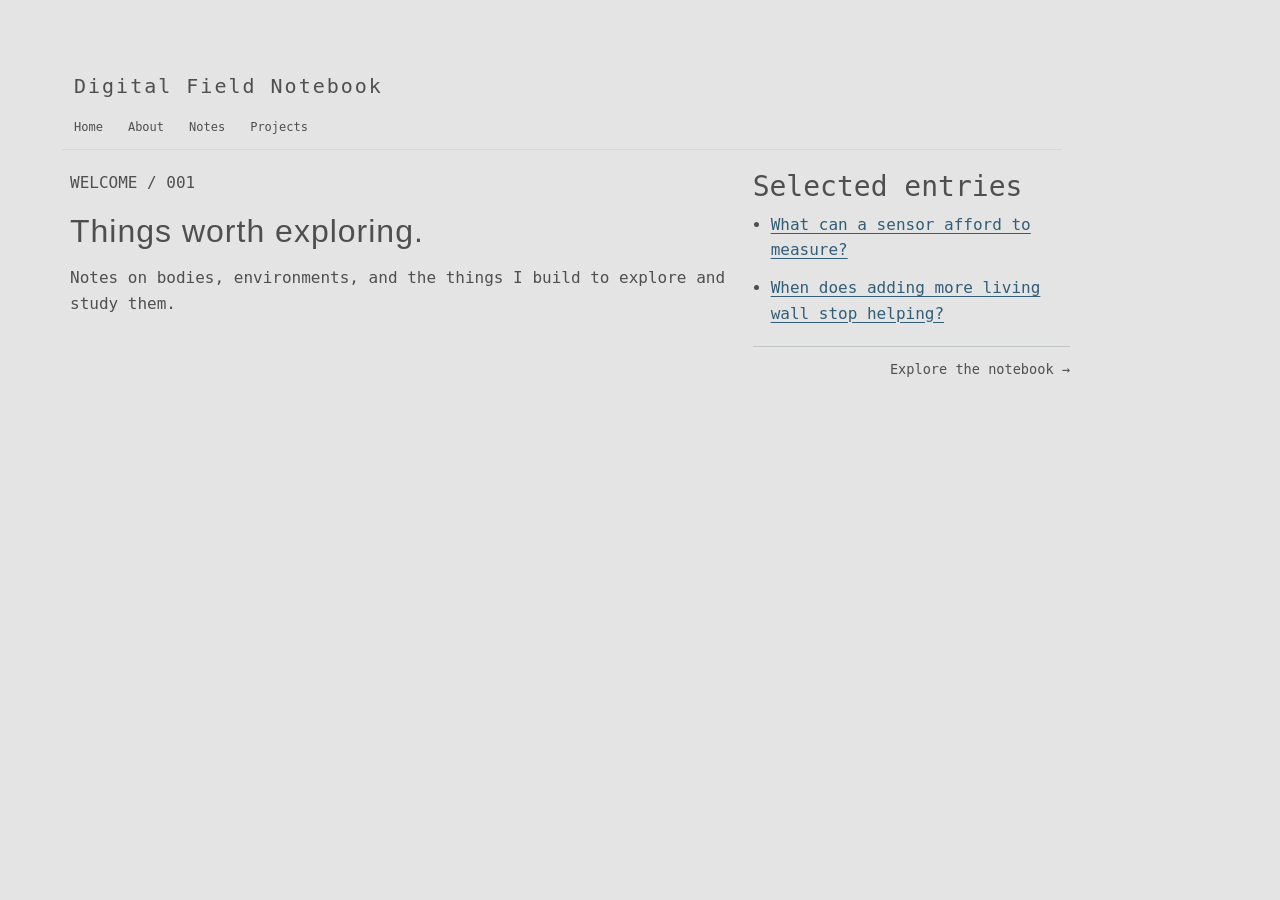
<file: index.html>
<!DOCTYPE html>

<html lang="en">
    <head>
        <link href="https://cdn.jsdelivr.net/npm/bootstrap@5.3.8/dist/css/bootstrap.min.css" rel="stylesheet" integrity="sha384-sRIl4kxILFvY47J16cr9ZwB07vP4J8+LH7qKQnuqkuIAvNWLzeN8tE5YBujZqJLB" crossorigin="anonymous">
        <script src="https://cdn.jsdelivr.net/npm/bootstrap@5.3.8/dist/js/bootstrap.bundle.min.js" integrity="sha384-FKyoEForCGlyvwx9Hj09JcYn3nv7wiPVlz7YYwJrWVcXK/BmnVDxM+D2scQbITxI" crossorigin="anonymous"></script>
        <link href="styles.css" rel="stylesheet">
        <meta charset="UTF-8">
        <!--fit screen-->
        <meta name="viewport" content="width=device-width, initial-scale=1"> 
        
        <title>Digital Field Notebook</title>

    </head>
    <body>
        <header>
            <h1>Digital Field Notebook</h1>

            <nav>
                <a href="index.html">Home</a>
                <a href="about.html">About</a>
                <a href="notes.html">Notes</a>
                <a href="projects.html">Projects</a>
            </nav>
        </header>


        <main>
            <div class="row g-4">

                <!-- Main introduction -->
                <section class="col-md-8">
                    <p>WELCOME / 001</p>
                    <h2>Things worth exploring.</h2>
                    <p>
                        Notes on bodies, environments,
                        and the things I build to explore and study them.
                    </p>
                </section>

                <!-- Selected entries -->
                <section class="col-md-4">
                    
                    <h3>Selected entries</h3>
                    <ul class="recent-notes"><li><a href="notes.html#energy-aware-sensing">What can a sensor afford to measure?</a></li><li><a href="notes.html#living-wall-humidity-feedback">When does adding more living wall stop helping?</a></li></ul><a class="all-notes" href="notes.html">Explore the notebook →</a>
                </section>

            </div>
        </main>




    </body>
</html>
</file>
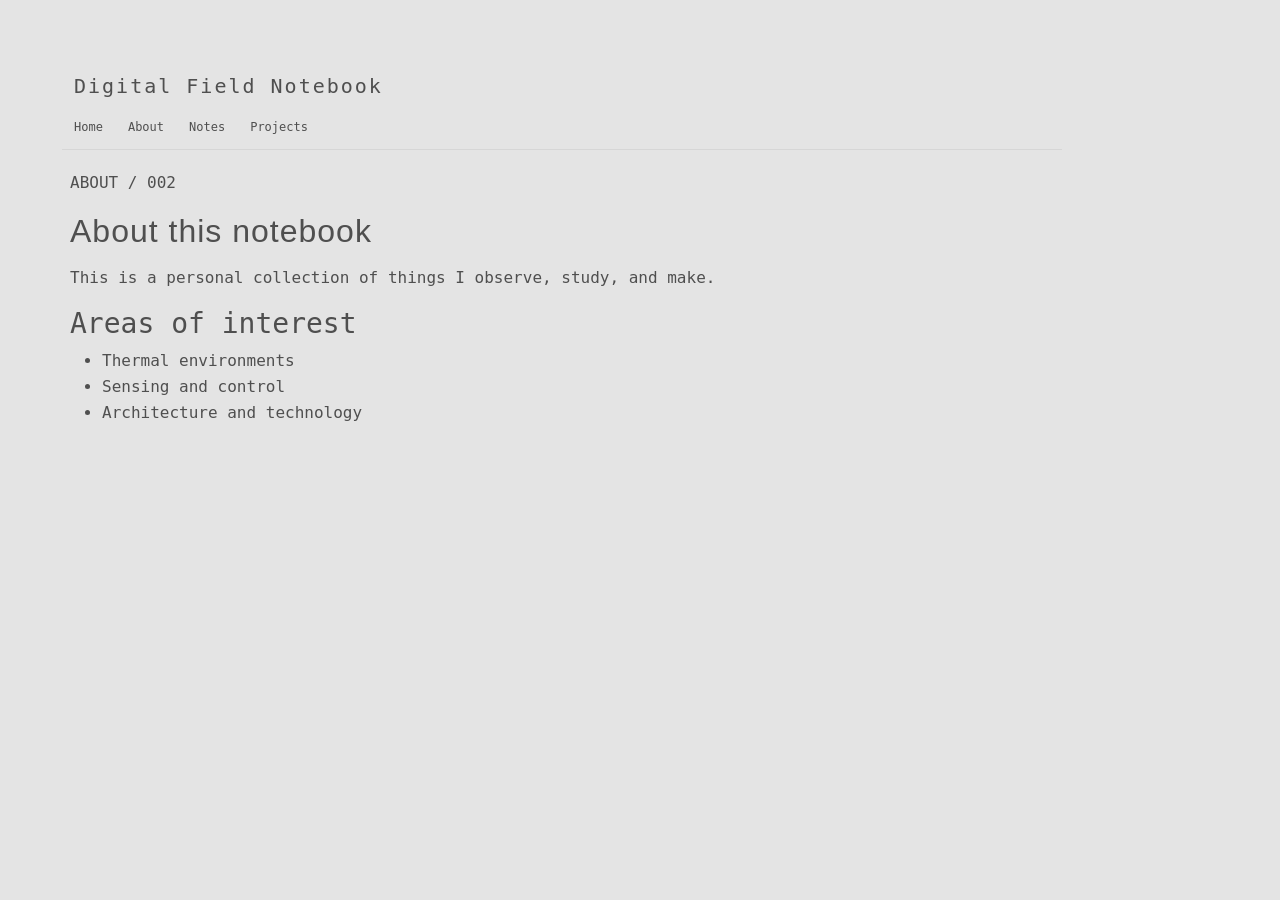
<file: about.html>
<!DOCTYPE html>

<html lang="en">
    <head>
        <link href="https://cdn.jsdelivr.net/npm/bootstrap@5.3.8/dist/css/bootstrap.min.css" rel="stylesheet" integrity="sha384-sRIl4kxILFvY47J16cr9ZwB07vP4J8+LH7qKQnuqkuIAvNWLzeN8tE5YBujZqJLB" crossorigin="anonymous">
        <script src="https://cdn.jsdelivr.net/npm/bootstrap@5.3.8/dist/js/bootstrap.bundle.min.js" integrity="sha384-FKyoEForCGlyvwx9Hj09JcYn3nv7wiPVlz7YYwJrWVcXK/BmnVDxM+D2scQbITxI" crossorigin="anonymous"></script>
        <link href="styles.css" rel="stylesheet">
        <meta charset="UTF-8">
        <!--fit screen-->
        <meta name="viewport" content="width=device-width, initial-scale=1"> 
        
        <title>About</title>
    </head>
    <body>
        <header>
            <h1>Digital Field Notebook</h1>

            <nav>
                <a href="index.html">Home</a>
                <a href="about.html">About</a>
                <a href="notes.html">Notes</a>
                <a href="projects.html">Projects</a>
            </nav>
        </header>

    <main>
        <p>ABOUT / 002</p>
        <h2>About this notebook</h2>

        <p>
            This is a personal collection of things
            I observe, study, and make.
        </p>

        <section>
            <h3>Areas of interest</h3>
            <ul>
                <li>Thermal environments</li>
                <li>Sensing and control</li>
                <li>Architecture and technology</li>
            </ul>
        </section>
    </main>

    </body>
</html>
</file>
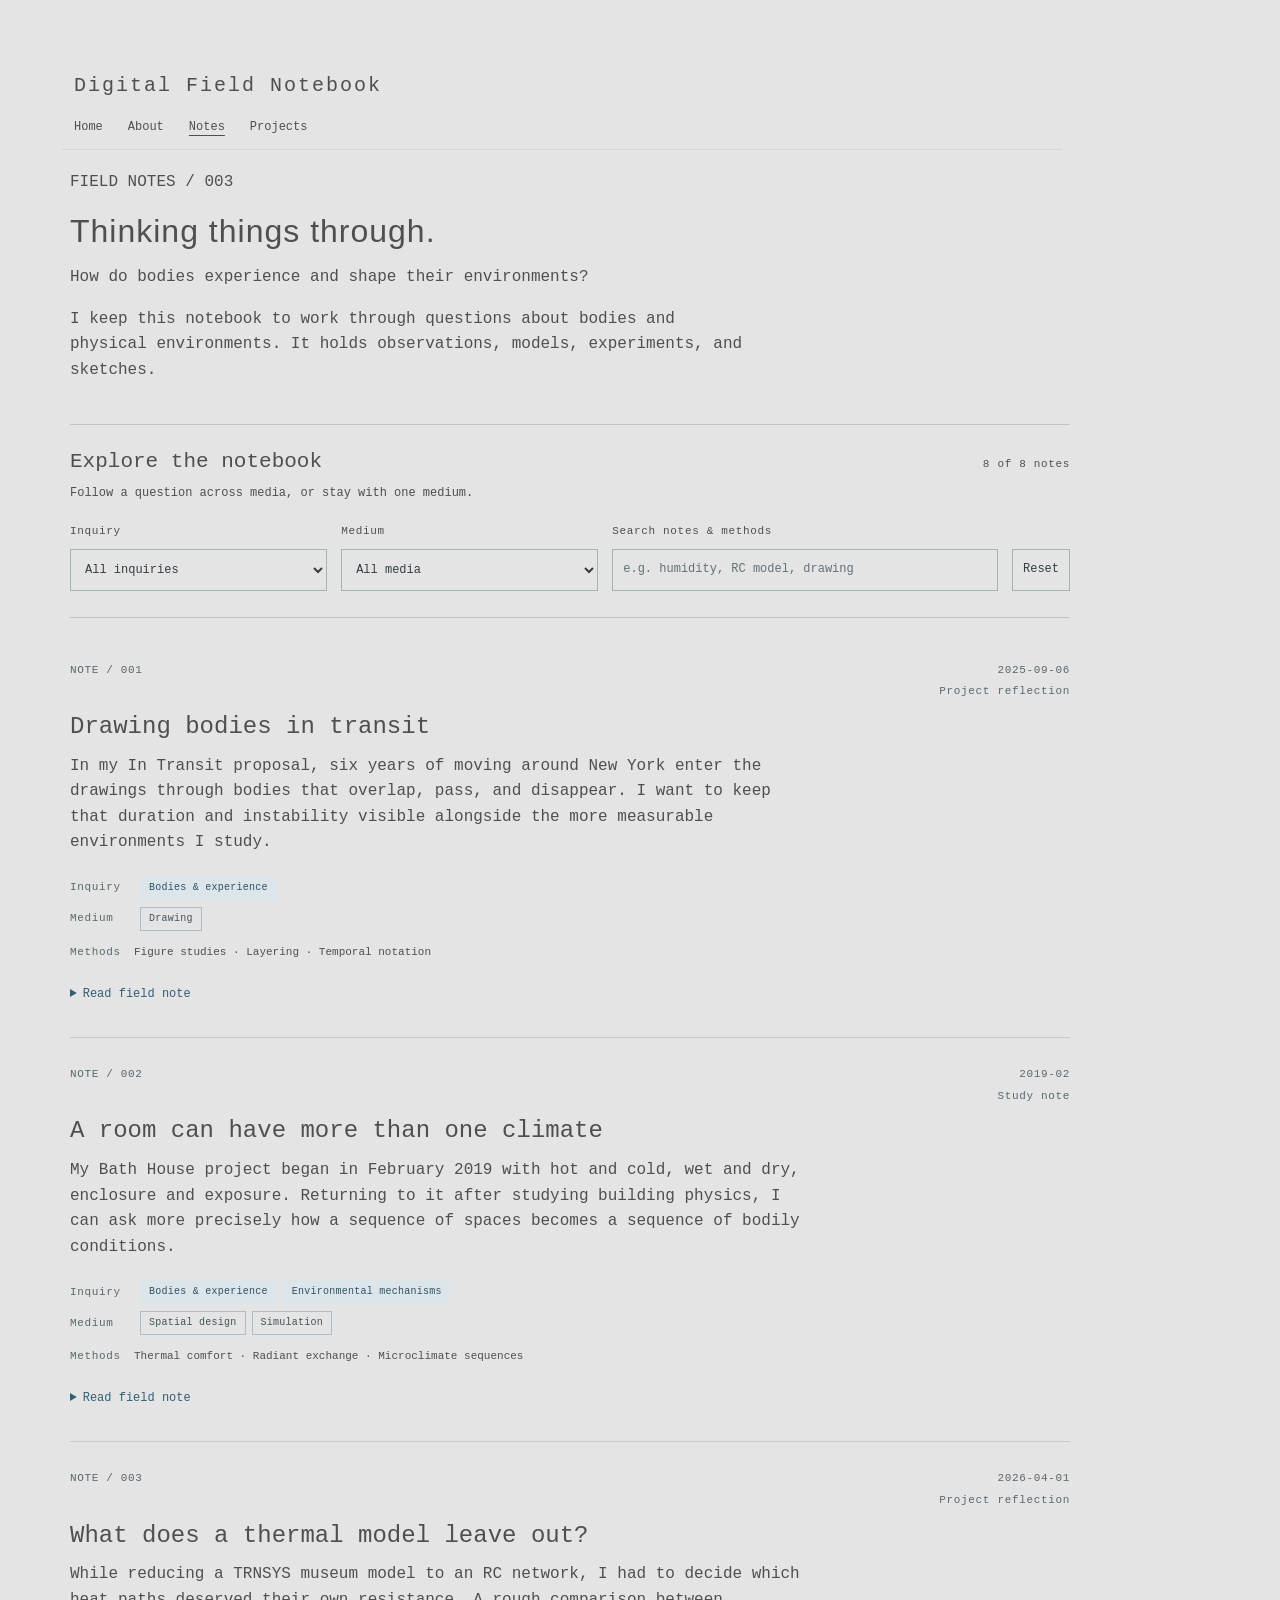
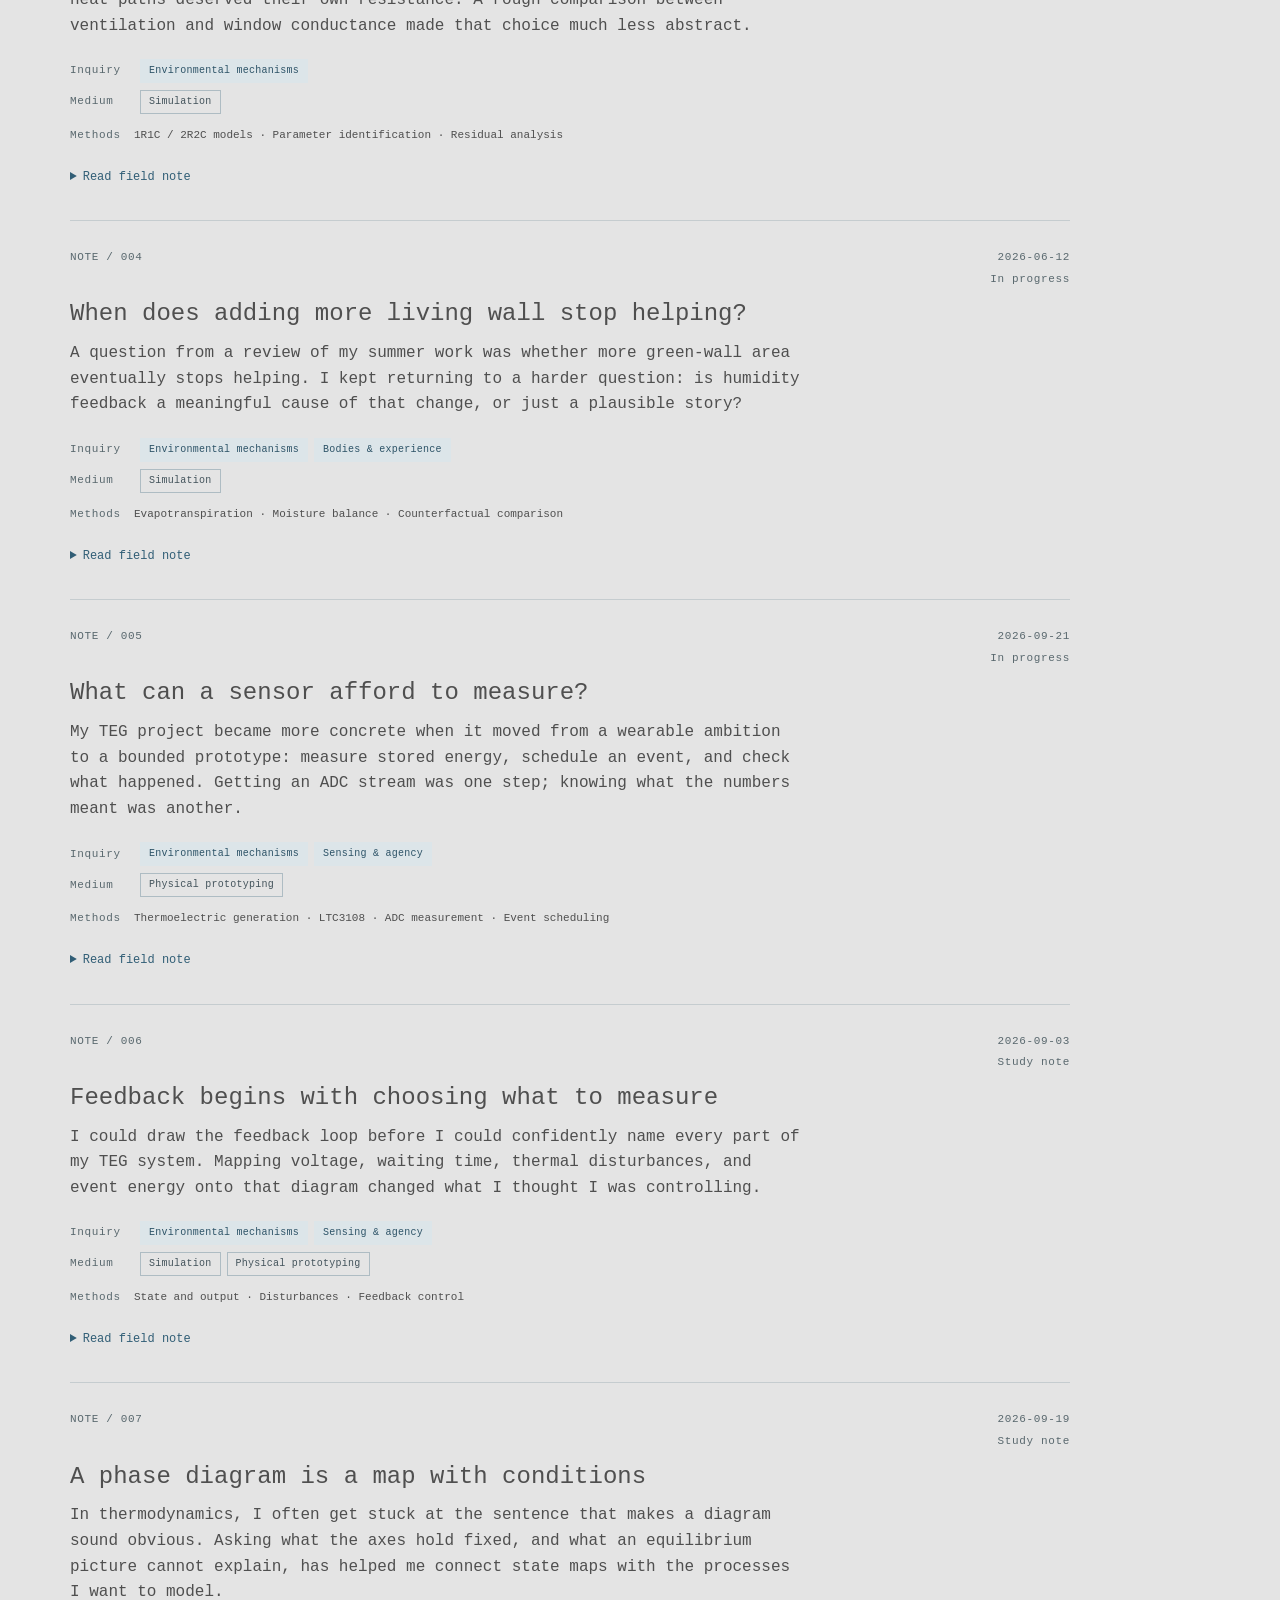
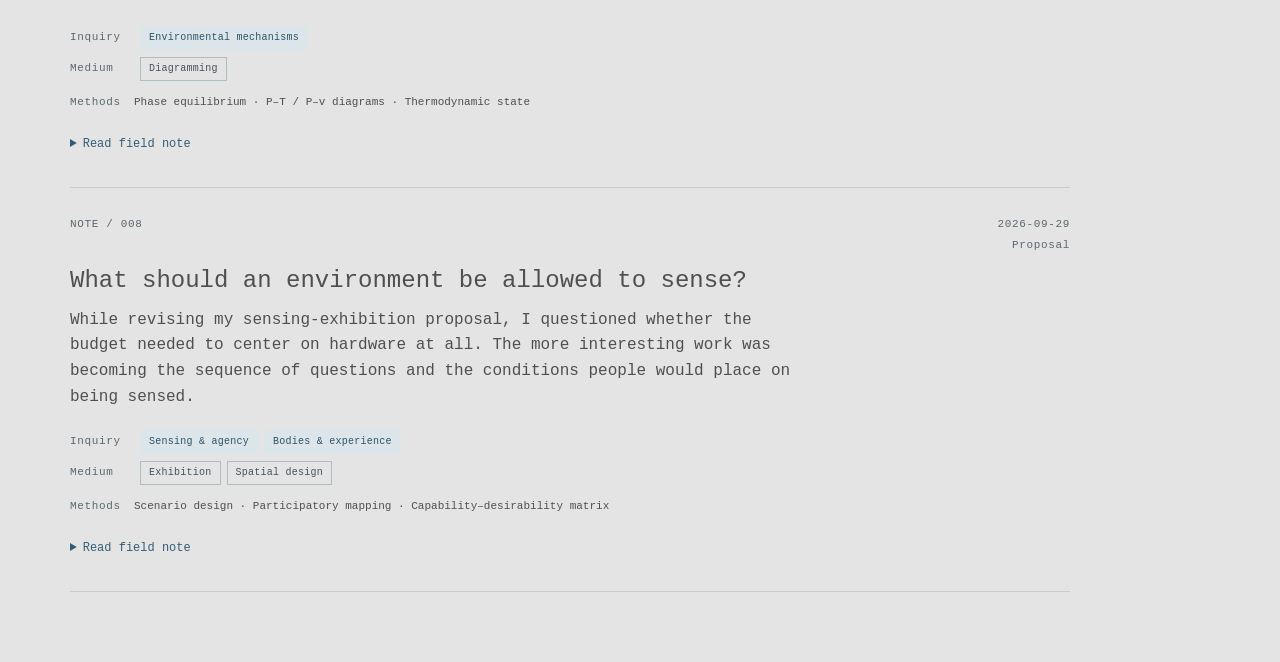
<file: notes.html>
<!DOCTYPE html>
<html lang="en">
    <head>
        <meta charset="UTF-8">
        <meta name="viewport" content="width=device-width, initial-scale=1">
        <meta name="description" content="A working notebook on bodies and physical environments: observations, models, experiments, sketches, and questions in progress.">
        <link href="https://cdn.jsdelivr.net/npm/bootstrap@5.3.8/dist/css/bootstrap.min.css" rel="stylesheet" integrity="sha384-sRIl4kxILFvY47J16cr9ZwB07vP4J8+LH7qKQnuqkuIAvNWLzeN8tE5YBujZqJLB" crossorigin="anonymous">
        <link href="styles.css" rel="stylesheet">
        <title>Notes · Digital Field Notebook</title>
        <script src="script.js" defer></script>
    </head>
    <body class="notebook-page">
        <a class="skip-link" href="#main">Skip to notes</a>
        <header>
            <h1>Digital Field Notebook</h1>
            <nav aria-label="Main navigation">
                <a href="index.html">Home</a>
                <a href="about.html">About</a>
                <a href="notes.html" aria-current="page">Notes</a>
                <a href="projects.html">Projects</a>
            </nav>
        </header>
        <main id="main">
            <section class="notebook-intro" aria-labelledby="notebook-title">
                <p class="eyebrow">FIELD NOTES / 003</p>
                <h2 id="notebook-title">Thinking things through.</h2>
                <p class="notebook-question">How do bodies experience and shape their environments?</p>
                <p class="intro-copy">I keep this notebook to work through questions about bodies and physical environments. It holds observations, models, experiments, and sketches.</p>
            </section>

            <section class="notebook-index" aria-labelledby="index-title">
                <div class="index-heading"><h3 id="index-title">Explore the notebook</h3><p id="note-count" role="status">8 notes</p></div>
                <p class="index-explainer">Follow a question across media, or stay with one medium.</p>
                <div class="note-filters" id="note-filters" hidden>
                    <div class="filter-field"><label for="lens-filter">Inquiry</label><select id="lens-filter"><option value="">All inquiries</option><option value="experience">Bodies &amp; experience</option><option value="mechanisms">Environmental mechanisms</option><option value="agency">Sensing &amp; agency</option></select></div>
                    <div class="filter-field"><label for="medium-filter">Medium</label><select id="medium-filter"><option value="">All media</option><option value="Drawing">Drawing</option><option value="Diagramming">Diagramming</option><option value="Spatial design">Spatial design</option><option value="Simulation">Simulation</option><option value="Physical prototyping">Physical prototyping</option><option value="Exhibition">Exhibition</option></select></div>
                    <div class="filter-field filter-search"><label for="note-search">Search notes & methods</label><input id="note-search" type="search" placeholder="e.g. humidity, RC model, drawing" autocomplete="off"></div>
                    <button type="button" class="reset-filters" id="reset-filters">Reset</button>
                </div>
            </section>

            <div class="notes-list" id="notes-list">
<article class="field-note" id="drawing-bodies-in-transit" data-lenses="[&quot;experience&quot;]" data-media="[&quot;Drawing&quot;]">
    <div class="entry-meta"><span>NOTE / 001</span><div class="entry-context"><time class="note-origin" datetime="2025-09-06" title="Earliest traced note or author-confirmed starting date.">2025-09-06</time><span>Project reflection</span></div></div>
    <h3><a class="note-permalink" href="notes.html#drawing-bodies-in-transit">Drawing bodies in transit</a></h3>
    <p class="note-abstract">In my In Transit proposal, six years of moving around New York enter the drawings through bodies that overlap, pass, and disappear. I want to keep that duration and instability visible alongside the more measurable environments I study.</p>
    <div class="tag-row"><span class="facet-label">Inquiry</span><span class="note-tag note-tag--lens">Bodies &amp; experience</span></div>
    <div class="tag-row"><span class="facet-label">Medium</span><span class="note-tag">Drawing</span></div>
    <p class="note-methods"><span class="facet-label">Methods</span>Figure studies · Layering · Temporal notation</p>
    <details class="note-expansion">
        <summary><span class="label-closed">Read field note</span><span class="label-open">Close field note</span></summary>
        <div class="note-body"><h4>A contour can belong to more than one moment</h4>
<p>For In Transit, I described a body of figure studies and drawings of people moving through public scenes. The words I returned to were motion, encounter, overlap, and disappearance. Layering figures lets a single image hold moments that would occur separately in time.</p>
<p>The drawings also look back at six years of moving around New York. Passing through a place is both a bodily action and a condition of living: a room, a route, or a neighborhood can be familiar without being permanent.</p>
<h4>What drawing lets me attend to</h4>
<p>A figure study can stay close to a gesture. In a layered public scene, the same gesture becomes part of an encounter or a larger movement. I am interested in that shift of attention between a particular body and the space it shares with others.</p>
<p>This is different from describing a room with a single average condition. Duration, memory, and the uncertainty of occupying a place are also part of how an environment is experienced.</p>
<h4>Keeping this part of the practice</h4>
<p>In thinking about my next steps, I have tried to find language that makes room for both technical development and serious artistic work. I corrected one description that made this sound like reluctance to commit: I wanted to say that I hoped to pursue both.</p>
<p>These drawings have their own questions about bodies and time. I want them to remain part of the notebook as my other work becomes more concerned with models, measurements, and physical systems.</p></div>
    </details>
</article>

<article class="field-note" id="a-room-can-have-many-climates" data-lenses="[&quot;experience&quot;, &quot;mechanisms&quot;]" data-media="[&quot;Spatial design&quot;, &quot;Simulation&quot;]">
    <div class="entry-meta"><span>NOTE / 002</span><div class="entry-context"><time class="note-origin" datetime="2019-02" title="Month recorded; exact day unknown.">2019-02</time><span>Study note</span></div></div>
    <h3><a class="note-permalink" href="notes.html#a-room-can-have-many-climates">A room can have more than one climate</a></h3>
    <p class="note-abstract">My Bath House project began in February 2019 with hot and cold, wet and dry, enclosure and exposure. Returning to it after studying building physics, I can ask more precisely how a sequence of spaces becomes a sequence of bodily conditions.</p>
    <div class="tag-row"><span class="facet-label">Inquiry</span><span class="note-tag note-tag--lens">Bodies &amp; experience</span><span class="note-tag note-tag--lens">Environmental mechanisms</span></div>
    <div class="tag-row"><span class="facet-label">Medium</span><span class="note-tag">Spatial design</span><span class="note-tag">Simulation</span></div>
    <p class="note-methods"><span class="facet-label">Methods</span>Thermal comfort · Radiant exchange · Microclimate sequences</p>
    <details class="note-expansion">
        <summary><span class="label-closed">Read field note</span><span class="label-open">Close field note</span></summary>
        <div class="note-body"><h4>Before I had the equations</h4>
<p>Bath House dates back to February 2019. In revisiting the project, I return to pairs of conditions: hot and cold, wet and dry, embedded and exposed. The project text describes water moving between ice, liquid, and vapor, with different bathing spaces arranged as a bodily sequence.</p>
<p>Those were spatial and sensory choices. The building-physics questions I can now ask of them came later.</p>
<h4>Giving an experience a physical description</h4>
<p>A body exchanges heat through radiation, convection, evaporation, and contact. A warm surface, a moving current of air, and humid air do different things to that exchange. Two locations at the same air temperature can therefore offer different conditions.</p>
<p>Looking back, I can translate some of the spatial questions into more specific ones: Which surfaces does the body exchange radiation with? Where does air move across the skin? What limits evaporative heat loss? What changes when a person moves from one room to another?</p>
<h4>Working backward from a desired condition</h4>
<p>In a later discussion, I asked whether environmental design could work backward: start with a body and a desired range of experience, then identify combinations of spatial and system properties that could produce it. The answer might be a feasible range rather than a single form.</p>
<p>That question gives me a way to revisit this early project. I would now want to separate the intended experience, the physical conditions that might support it, and the evidence needed to compare alternatives. The original design has not been experimentally validated by the later analysis.</p></div>
    </details>
</article>

<article class="field-note" id="what-a-thermal-model-leaves-out" data-lenses="[&quot;mechanisms&quot;]" data-media="[&quot;Simulation&quot;]">
    <div class="entry-meta"><span>NOTE / 003</span><div class="entry-context"><time class="note-origin" datetime="2026-04-01" title="Earliest traced note or author-confirmed starting date.">2026-04-01</time><span>Project reflection</span></div></div>
    <h3><a class="note-permalink" href="notes.html#what-a-thermal-model-leaves-out">What does a thermal model leave out?</a></h3>
    <p class="note-abstract">While reducing a TRNSYS museum model to an RC network, I had to decide which heat paths deserved their own resistance. A rough comparison between ventilation and window conductance made that choice much less abstract.</p>
    <div class="tag-row"><span class="facet-label">Inquiry</span><span class="note-tag note-tag--lens">Environmental mechanisms</span></div>
    <div class="tag-row"><span class="facet-label">Medium</span><span class="note-tag">Simulation</span></div>
    <p class="note-methods"><span class="facet-label">Methods</span>1R1C / 2R2C models · Parameter identification · Residual analysis</p>
    <details class="note-expansion">
        <summary><span class="label-closed">Read field note</span><span class="label-open">Close field note</span></summary>
        <div class="note-body"><h4>The model was already there; the abstraction was mine</h4>
<p>I returned to a multi-zone TRNSYS study from earlier professional work for my energy-technology coursework. With limited time, I wanted to choose a zone where changing thermal mass would produce a visible difference. Strong solar gains seemed useful because they could make thermal lag easier to observe.</p>
<p>Then came a more basic question: how many resistances and capacitances should the reduced model contain?</p>
<h4>A heat path I could not casually leave out</h4>
<p>In one rough calculation, I compared ventilation and glazing. Using a ventilation flow of 153.9 cfm for a 100 m² zone gave a sensible-heat conductance on the order of 0.08 kW/K. The glazing calculation was about 0.012 kW/K. Under those assumptions, the air-exchange path was several times larger.</p>
<p>That estimate was a reason to reconsider the network, rather than evidence that a particular network had already been validated. I still needed to check the units, actual operating schedules, and how the reference model accounted for conditioned supply air.</p>
<h4>What calibration can and cannot tell me</h4>
<p>The coursework developed from a 1R1C representation to a 2R2C model separating air and thermal mass, identifying parameters against TRNSYS output and examining the temperature residuals. Agreement with a detailed simulation tests the reduction against that reference. Measured building data would be another level of validation.</p>
<p>A later question pushed this further: could I start with a desired thermal condition and work backward to feasible parameters? Before asking a model to do that, I need to know which paths it preserves, which it collapses, and whether its errors matter for the decision at hand.</p></div>
    </details>
</article>

<article class="field-note" id="living-wall-humidity-feedback" data-lenses="[&quot;mechanisms&quot;, &quot;experience&quot;]" data-media="[&quot;Simulation&quot;]">
    <div class="entry-meta"><span>NOTE / 004</span><div class="entry-context"><time class="note-origin" datetime="2026-06-12" title="Earliest traced note or author-confirmed starting date.">2026-06-12</time><span>In progress</span></div></div>
    <h3><a class="note-permalink" href="notes.html#living-wall-humidity-feedback">When does adding more living wall stop helping?</a></h3>
    <p class="note-abstract">A question from a review of my summer work was whether more green-wall area eventually stops helping. I kept returning to a harder question: is humidity feedback a meaningful cause of that change, or just a plausible story?</p>
    <div class="tag-row"><span class="facet-label">Inquiry</span><span class="note-tag note-tag--lens">Environmental mechanisms</span><span class="note-tag note-tag--lens">Bodies &amp; experience</span></div>
    <div class="tag-row"><span class="facet-label">Medium</span><span class="note-tag">Simulation</span></div>
    <p class="note-methods"><span class="facet-label">Methods</span>Evapotranspiration · Moisture balance · Counterfactual comparison</p>
    <details class="note-expansion">
        <summary><span class="label-closed">Read field note</span><span class="label-open">Close field note</span></summary>
        <div class="note-body"><h4>A question that survived the presentation</h4>
<p>My summer living-wall work began as an attempt to quantify cooling in an atrium model. In a later review, the discussion turned to whether there might be a useful size or geometry beyond which the benefit diminishes.</p>
<p>I could follow the humidity explanation most readily. More leaf area might increase total evapotranspiration, adding moisture to the room. A smaller vapor-pressure deficit could then reduce evapotranspiration per unit leaf area. But I was not convinced that the effect would be large enough to explain the behavior.</p>
<h4>A plausible loop is not yet an explanation</h4>
<p>I asked whether this was a valid concern, rather than a question invented to make a paper. Evapotranspiration does not need to stop completely for moisture feedback to matter. What matters is how much the feedback changes the cooling benefit under the conditions being studied.</p>
<p>I also needed to distinguish that mechanism from other effects: humidity may affect comfort or latent-conditioning demand, and changing the size of a wall may change both leaf area and other physical properties.</p>
<h4>Making the comparison answerable</h4>
<p>The working comparison separates wall footprint from leaf density and tracks total ET, ET per unit leaf area, humidity, VPD, and operative temperature. A humidity-constrained comparison would help test how much of the response depends on accumulated moisture.</p>
<p>When reconsidering the model, I proposed using a clearly specified shoebox rather than reproducing every detail of the original project. I even questioned whether HVAC control belonged in this first study. The model needs enough detail to answer the mechanism question; the hypothesis and the size of its effect remain to be established.</p></div>
    </details>
</article>

<article class="field-note" id="energy-aware-sensing" data-lenses="[&quot;mechanisms&quot;, &quot;agency&quot;]" data-media="[&quot;Physical prototyping&quot;]">
    <div class="entry-meta"><span>NOTE / 005</span><div class="entry-context"><time class="note-origin" datetime="2026-09-21" title="Earliest traced note or author-confirmed starting date.">2026-09-21</time><span>In progress</span></div></div>
    <h3><a class="note-permalink" href="notes.html#energy-aware-sensing">What can a sensor afford to measure?</a></h3>
    <p class="note-abstract">My TEG project became more concrete when it moved from a wearable ambition to a bounded prototype: measure stored energy, schedule an event, and check what happened. Getting an ADC stream was one step; knowing what the numbers meant was another.</p>
    <div class="tag-row"><span class="facet-label">Inquiry</span><span class="note-tag note-tag--lens">Environmental mechanisms</span><span class="note-tag note-tag--lens">Sensing &amp; agency</span></div>
    <div class="tag-row"><span class="facet-label">Medium</span><span class="note-tag">Physical prototyping</span></div>
    <p class="note-methods"><span class="facet-label">Methods</span>Thermoelectric generation · LTC3108 · ADC measurement · Event scheduling</p>
    <details class="note-expansion">
        <summary><span class="label-closed">Read field note</span><span class="label-open">Close field note</span></summary>
        <div class="note-body"><h4>Narrowing the thing I could actually build</h4>
<p>The early idea was body-heat-powered environmental sensing. I soon had to distinguish that ambition from the hardware in front of me. A roughly 40 × 40 mm TEG and a collection of boards were not yet a wearable. I decided to focus on a proof of concept I could characterize and explain.</p>
<p>The current system brings together a TEG, an LTC3108 energy-harvesting circuit, capacitors, and a XIAO microcontroller. The immediate control task concerns the reserve and the interval between events.</p>
<h4>When numbers started appearing</h4>
<p>After working through the development environment and UF2 firmware, I could see a continuing stream of ADC-related values. My next questions were basic but necessary: how did the reading become a voltage, what did the divider change, and how should I record a multimeter value alongside it?</p>
<p>Those questions separate a running program from a trustworthy measurement. A stream of converted values does not establish calibration, nor does USB-powered operation establish that harvested energy can sustain the node.</p>
<h4>An event changes the energy budget</h4>
<p>For a capacitor, E = 1/2 C V². Between events, harvested power can replenish storage; measurement and communication draw energy from it. Changing temperature difference, airflow, or contact changes the supply.</p>
<p>The proposed comparison uses voltage feedback to adjust the waiting interval, alongside a fixed-timer baseline on the same hardware. I need to compare completed events, reserve trajectories, and resets under matched starting conditions. Reliable harvested-energy operation, environmental sensing, and eventual occupant response are distinct steps to demonstrate.</p></div>
    </details>
</article>

<article class="field-note" id="choosing-feedback" data-lenses="[&quot;mechanisms&quot;, &quot;agency&quot;]" data-media="[&quot;Simulation&quot;, &quot;Physical prototyping&quot;]">
    <div class="entry-meta"><span>NOTE / 006</span><div class="entry-context"><time class="note-origin" datetime="2026-09-03" title="Earliest traced note or author-confirmed starting date.">2026-09-03</time><span>Study note</span></div></div>
    <h3><a class="note-permalink" href="notes.html#choosing-feedback">Feedback begins with choosing what to measure</a></h3>
    <p class="note-abstract">I could draw the feedback loop before I could confidently name every part of my TEG system. Mapping voltage, waiting time, thermal disturbances, and event energy onto that diagram changed what I thought I was controlling.</p>
    <div class="tag-row"><span class="facet-label">Inquiry</span><span class="note-tag note-tag--lens">Environmental mechanisms</span><span class="note-tag note-tag--lens">Sensing &amp; agency</span></div>
    <div class="tag-row"><span class="facet-label">Medium</span><span class="note-tag">Simulation</span><span class="note-tag">Physical prototyping</span></div>
    <p class="note-methods"><span class="facet-label">Methods</span>State and output · Disturbances · Feedback control</p>
    <details class="note-expansion">
        <summary><span class="label-closed">Read field note</span><span class="label-open">Close field note</span></summary>
        <div class="note-body"><h4>What is the action?</h4>
<p>When I brought a controls-textbook diagram to the TEG project, I wanted to know where each part of the hardware belonged and what equations connected them. The literature I was finding often described hardware performance rather than a ready-made controller.</p>
<p>The distinction that mattered was between the energy entering the system and the command issued by the controller. The TEG supplies energy. The scheduling algorithm chooses how long to wait before another event.</p>
<h4>Naming quantities before choosing a controller</h4>
<p>The capacitor voltage is a measured output related to stored energy. The event interval is an available action. Thermal conditions disturb the supply, while an event consumes energy. A reference or reserve threshold expresses what I want the system to maintain.</p>
<p>If the reserve is low, a longer wait may allow more recharging. Whether that produces reliable behavior depends on the actual harvesting and load dynamics. A block diagram alone cannot establish stability or an advantage over a fixed timer.</p>
<h4>What changes when the output is a person&#x27;s experience?</h4>
<p>In earlier POE work, I had already encountered distinctions between thermal sensation, comfort, and acceptability. An environmental controller needs the same care: air temperature, skin temperature, a comfort report, and a preference are different outputs.</p>
<p>I also need to distinguish a natural feedback mechanism from feedback control. A plant can alter room humidity without a controller, setpoint, or manipulated actuator. Learning to name those differences has become part of learning what kind of problem I am actually trying to solve.</p></div>
    </details>
</article>

<article class="field-note" id="phase-diagrams-and-assumptions" data-lenses="[&quot;mechanisms&quot;]" data-media="[&quot;Diagramming&quot;]">
    <div class="entry-meta"><span>NOTE / 007</span><div class="entry-context"><time class="note-origin" datetime="2026-09-19" title="Earliest traced note or author-confirmed starting date.">2026-09-19</time><span>Study note</span></div></div>
    <h3><a class="note-permalink" href="notes.html#phase-diagrams-and-assumptions">A phase diagram is a map with conditions</a></h3>
    <p class="note-abstract">In thermodynamics, I often get stuck at the sentence that makes a diagram sound obvious. Asking what the axes hold fixed, and what an equilibrium picture cannot explain, has helped me connect state maps with the processes I want to model.</p>
    <div class="tag-row"><span class="facet-label">Inquiry</span><span class="note-tag note-tag--lens">Environmental mechanisms</span></div>
    <div class="tag-row"><span class="facet-label">Medium</span><span class="note-tag">Diagramming</span></div>
    <p class="note-methods"><span class="facet-label">Methods</span>Phase equilibrium · P–T / P–v diagrams · Thermodynamic state</p>
    <details class="note-expansion">
        <summary><span class="label-closed">Read field note</span><span class="label-open">Close field note</span></summary>
        <div class="note-body"><h4>Start with the picture, then question it</h4>
<p>My phase-diagram notes move between pVT surfaces and their pressure–temperature and pressure–specific-volume projections. A projection makes some relationships visible by leaving others out. Reading the axes is part of deciding what the picture can explain.</p>
<p>A pressure–temperature diagram shows phase stability and equilibrium boundaries. A pressure–specific-volume view exposes the liquid–vapor coexistence region differently. Neither picture, by itself, supplies a rate of change.</p>
<h4>The explanation I wanted to slow down</h4>
<p>In another thermodynamics discussion, after understanding why heat flows from hot to cold, I asked why entropy increases and which part of the reasoning establishes the equilibrium condition. I wanted the assumptions and the argument, rather than a phrase I could repeat.</p>
<p>For the simple comparison of heat Q passing between two fixed-temperature reservoirs, the combined entropy change is Q(1/Tcold − 1/Thot). The temperatures must be absolute, and the reservoir assumptions matter. That specific argument is easier to inspect than a general statement that energy rearranges itself.</p>
<h4>Bringing it back to environmental work</h4>
<p>The same need for distinctions appears in living-wall modeling: equilibrium phase relationships do not tell me how fast water leaves a leaf, how airflow changes transport, or how humidity accumulates in a room. Those require additional heat and mass balances.</p>
<p>These notes record a way of learning I want to keep: stop at the step I do not understand, identify what is being assumed, and reconnect the diagram or equation to a physical process.</p></div>
    </details>
</article>

<article class="field-note" id="what-should-an-environment-sense" data-lenses="[&quot;agency&quot;, &quot;experience&quot;]" data-media="[&quot;Exhibition&quot;, &quot;Spatial design&quot;]">
    <div class="entry-meta"><span>NOTE / 008</span><div class="entry-context"><time class="note-origin" datetime="2026-09-29" title="Earliest traced note or author-confirmed starting date.">2026-09-29</time><span>Proposal</span></div></div>
    <h3><a class="note-permalink" href="notes.html#what-should-an-environment-sense">What should an environment be allowed to sense?</a></h3>
    <p class="note-abstract">While revising my sensing-exhibition proposal, I questioned whether the budget needed to center on hardware at all. The more interesting work was becoming the sequence of questions and the conditions people would place on being sensed.</p>
    <div class="tag-row"><span class="facet-label">Inquiry</span><span class="note-tag note-tag--lens">Sensing &amp; agency</span><span class="note-tag note-tag--lens">Bodies &amp; experience</span></div>
    <div class="tag-row"><span class="facet-label">Medium</span><span class="note-tag">Exhibition</span><span class="note-tag">Spatial design</span></div>
    <p class="note-methods"><span class="facet-label">Methods</span>Scenario design · Participatory mapping · Capability–desirability matrix</p>
    <details class="note-expansion">
        <summary><span class="label-closed">Read field note</span><span class="label-open">Close field note</span></summary>
        <div class="note-body"><h4>A change in what the exhibition needed to do</h4>
<p>The proposal began close to my sensing and hardware work. When revising the implementation plan and budget, I pointed out that the project was primarily a poll and questioned the need for so many sensor purchases. I also wanted participation to happen within the exhibition rather than only before it.</p>
<p>That changed the center of attention: the exhibition could investigate how people evaluate sensing and response, alongside showing what technologies can do.</p>
<h4>Three questions, with room for conditions</h4>
<p>What can an environment sense? What do we want it to sense? What should it do with that information?</p>
<p>An environmental measurement, a physiological signal, and an inferred human state involve different interpretations. A participant might accept a measurement for one purpose and reject its use for another, or want a way to override the response.</p>
<p>The proposal organizes the work around a sensing landscape, scenarios, and a capability–desirability matrix. I want the display to retain people&#x27;s conditions and disagreements rather than reduce them to a single approval score.</p>
<h4>Exhibition as part of the method</h4>
<p>The spatial sequence, wording of scenarios, response interface, and way contributions appear to later visitors would all shape the inquiry. Their design therefore needs to be documented along with the resulting visualization.</p>
<p>This remains a proposal. There is no participant dataset or completed exhibition outcome to report yet. The next evidence would come from testing whether people understand the scenarios and can express the kinds of conditional responses the project hopes to learn from.</p></div>
    </details>
</article>
            </div>
            <p id="empty-notes" class="empty-notes" hidden>No notes match this combination. Try another inquiry or medium, or reset the filters.</p>
        </main>
    </body>
</html>
</file>
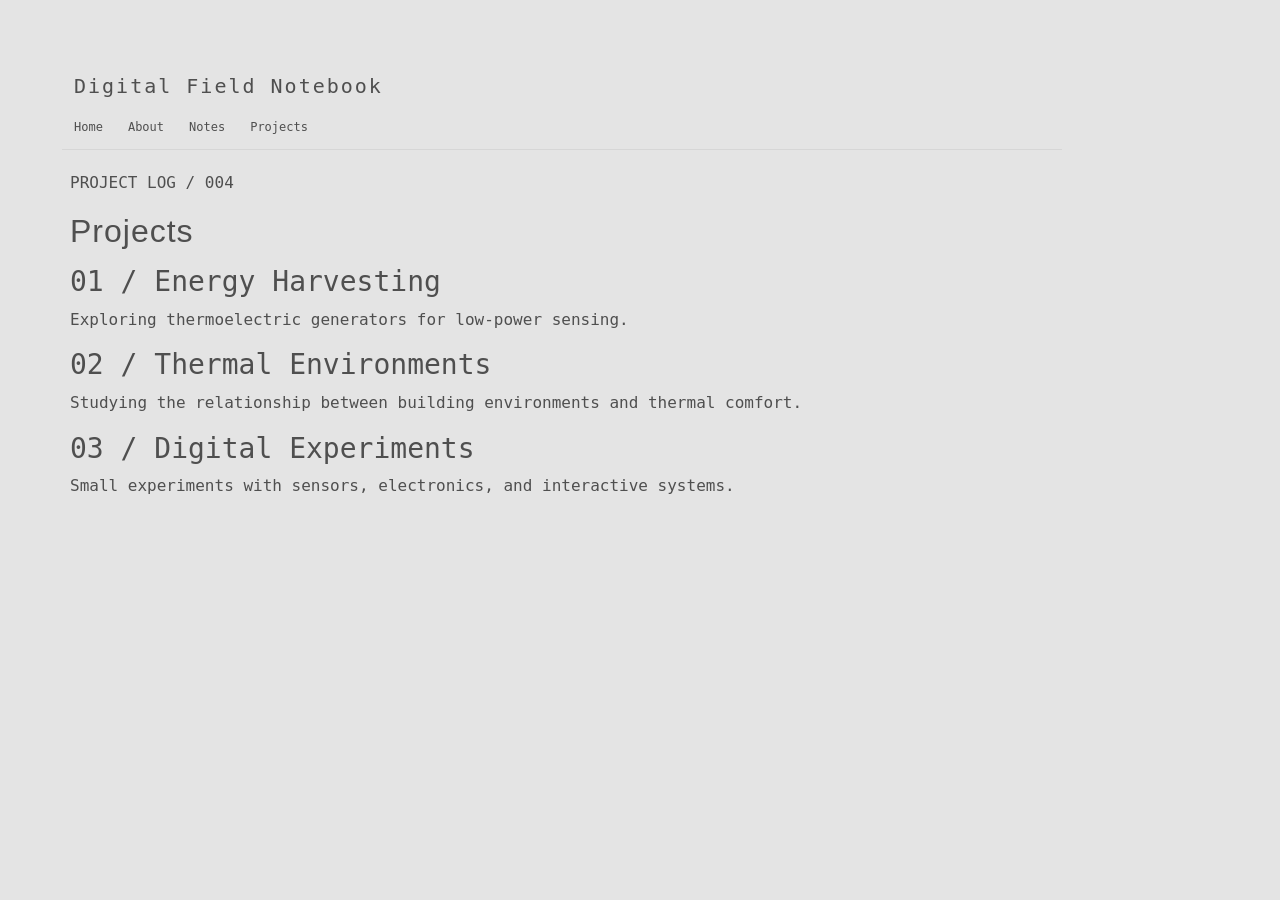
<file: projects.html>
<!DOCTYPE html>

<html lang="en">
    <head>
        <link href="https://cdn.jsdelivr.net/npm/bootstrap@5.3.8/dist/css/bootstrap.min.css" rel="stylesheet" integrity="sha384-sRIl4kxILFvY47J16cr9ZwB07vP4J8+LH7qKQnuqkuIAvNWLzeN8tE5YBujZqJLB" crossorigin="anonymous">
        <script src="https://cdn.jsdelivr.net/npm/bootstrap@5.3.8/dist/js/bootstrap.bundle.min.js" integrity="sha384-FKyoEForCGlyvwx9Hj09JcYn3nv7wiPVlz7YYwJrWVcXK/BmnVDxM+D2scQbITxI" crossorigin="anonymous"></script>
        <link href="styles.css" rel="stylesheet">
        <meta charset="UTF-8">
        <!--fit screen-->
        <meta name="viewport" content="width=device-width, initial-scale=1"> 
        
        <title>Projects</title>
    </head>
    <body>
        <header>
            <h1>Digital Field Notebook</h1>

            <nav>
                <a href="index.html">Home</a>
                <a href="about.html">About</a>
                <a href="notes.html">Notes</a>
                <a href="projects.html">Projects</a>
            </nav>
        </header>

    <main>
        <p> PROJECT LOG / 004</p>
        <h2>Projects</h2>

        <section>
            <h3>01 / Energy Harvesting</h3>
            <p>
                Exploring thermoelectric generators
                for low-power sensing.
            </p>
        </section>

        <section>
            <h3>02 / Thermal Environments</h3>
            <p>
                Studying the relationship between
                building environments and thermal comfort.
            </p>
        </section>

        <section>
            <h3>03 / Digital Experiments</h3>
            <p>
                Small experiments with sensors,
                electronics, and interactive systems.
            </p>
        </section>
    </main>

    </body>
</html>
</file>
<file: styles.css>
/* 1. GLOBAL STYLES*/

body {
    margin: 0;
    padding: 50px;
    background-color: #dfdfdfd4;
    color:#4f4f4f;
    font-family: monospace;
    line-height: 1.6;
}


/*  2. HEADER */

header {
    max-width: 1000px;
    margin: 12px;
    padding: 12px;
    border-bottom: 1px solid #d6d6d6;
}

header h1 {
    font-size: 20px;
    font-family: monospace;
    font-weight:lighter;
    letter-spacing: 2px;
    margin-bottom: 20px;
}


/*  3. NAVIGATION */

nav {
    display: flex;
    gap: 25px;
    flex-wrap: wrap;
}

nav a {
    color: #4f4f4f;
    text-decoration: none;
    font-size: 12px;
    font-weight: 400;
    font-family: monospace;
}

nav a:hover {
    text-decoration: underline;
}


/*  4. MAIN CONTENT */

main {
    max-width: 1000px;
    margin: 20px ;
    min-height: 50vh;
}

main h2 {
    font-size: 32px;
    margin-bottom: 15px;
    font-family: 'Gill Sans', 'Gill Sans MT', Calibri, 'Trebuchet MS', sans-serif;
    font-weight: 380;
    letter-spacing: 1px;
}

article {
    margin-bottom: 35px;
}

/* NOTE EXPAND BUTTON */

.toggle-note {
    background-color: transparent;
    color: #4e4e4ec4;
    border: 1px solid #40586a6b;
    padding: 6px 6px;
    font-family: monospace;
    font-size: 10px;
    cursor: pointer;
}

.toggle-note:hover {
    background-color: #4d81a9cb;
    color: rgb(255, 255, 255);
}

/* NOTE CATEGORY TAGS */

.note-tag {
    display: inline-block;
    font-size: 11px;
    letter-spacing: 1px;
    color: #777777;
    background-color: #dce2e6;
    padding: 4px 10px;
    border-radius: 3px;
}

/* NOTE CONTROLS */

.note-controls {
    display: flex;
    justify-content: space-between;
    align-items: center;
    margin-top: 15px;
    margin-bottom: 15px;
}

/*  5. RESPONSIVE DESIGN */

@media (max-width: 600px) {
    body {
        padding: 20px;
    }

    main {
        margin-top: 30px;
    }

    nav {
        gap: 15px;
    }
}

/* FIELD NOTEBOOK: shared questions, distinct media and methods. */
[hidden] { display: none !important; }
.notebook-page nav a[aria-current="page"] { text-decoration: underline; text-underline-offset: 5px; }
.skip-link { position: absolute; top: 0; left: 20px; transform: translateY(-150%); background: #fff; padding: 10px; z-index: 2; }
.skip-link:focus { transform: translateY(0); }
.notebook-page a { color: inherit; }
.notebook-page :focus-visible { outline: 2px solid #315e76; outline-offset: 4px; }
.notebook-intro { padding: 0 0 24px; max-width: 780px; }
.eyebrow, .entry-meta, .facet-label, .note-filters label, .notebook-footer, .index-heading p { font-size: 11px; letter-spacing: .06em; }
.eyebrow { margin: 0 0 1rem; font-size: inherit; letter-spacing: normal; color: inherit; }
.notebook-question { font: inherit; margin: 0 0 1rem; }
.intro-copy, .index-explainer { max-width: 70ch; line-height: inherit; color: inherit; }
.notebook-index { padding: 24px 0 26px; border-top: 1px solid #bfc5c7; border-bottom: 1px solid #bfc5c7; margin-bottom: 16px; }
.index-heading { display: flex; align-items: baseline; justify-content: space-between; gap: 16px; }
.index-heading h3 { font-family: inherit; font-size: 21px; margin: 0; }
.index-heading p { white-space: nowrap; margin: 0; }
.index-explainer { font-size: 12px; margin: 10px 0 20px; }
.note-filters { display: grid; grid-template-columns: 1fr 1fr 1.5fr auto; align-items: end; gap: 14px; }
.filter-field { display: flex; flex-direction: column; gap: 8px; min-width: 0; }
.note-filters input, .note-filters select, .reset-filters { width: 100%; box-sizing: border-box; min-height: 42px; border: 1px solid #a6b2b8; border-radius: 0; background: transparent; padding: 8px 10px; color: #333d42; font: 12px/1.4 monospace; }
.note-filters input::placeholder { color: #617077; }
.reset-filters { cursor: pointer; }
.reset-filters:hover { background: #dce2e6; }
.field-note { padding: 28px 0; margin: 0; border-bottom: 1px solid #c5cccf; scroll-margin-top: 24px; }
.field-note:target { border-left: 3px solid #52778b; padding-left: 18px; }
.entry-meta { display: flex; flex-wrap: wrap; justify-content: space-between; gap: 8px; color: #59686e; margin-bottom: 12px; }
.entry-meta { align-items: flex-start; }
.entry-context { display: flex; flex-direction: column; align-items: flex-end; gap: 4px; margin-left: auto; text-align: right; }
.note-origin { white-space: nowrap; }
.field-note h3 { font-family: inherit; font-size: 24px; margin: 0 0 12px; }
.note-permalink { text-decoration: none; }
.note-permalink:hover { text-decoration: underline; text-decoration-thickness: 1px; text-underline-offset: 4px; }
.note-abstract { max-width: 76ch; font-size: inherit; line-height: inherit; margin: 0 0 20px; }
.tag-row { display: flex; flex-wrap: wrap; align-items: center; gap: 6px; margin: 7px 0; }
.facet-label { display: inline-block; min-width: 64px; color: #59686e; flex-shrink: 0; }
.notebook-page .note-tag { color: #43535b; background: transparent; border: 1px solid #aebcc3; border-radius: 0; padding: 3px 8px; font-size: 10px; letter-spacing: .025em; }
.notebook-page .note-tag--lens { background: #dce5e9; border-color: #dce5e9; color: #2d5367; }
.note-methods { margin: 11px 0 17px; font-size: 11px; line-height: 1.9; max-width: 82ch; }
.note-expansion summary { width: fit-content; min-height: 28px; cursor: pointer; color: #315e76; font-size: 12px; padding: 5px 0; }
.label-open, .note-expansion[open] .label-closed { display: none; }
.note-expansion[open] .label-open { display: inline; }
.note-body { max-width: 70ch; padding: 8px 0 8px 20px; margin: 18px 0 0 4px; border-left: 1px solid #aebcc3; font: inherit; overflow-wrap: anywhere; }
.note-body h4 { font-family: inherit; font-size: 18px; margin: 24px 0 9px; }
.note-body h4:first-child { margin-top: 0; }
.note-body h5 { font-size: 16px; }
.note-body p { margin: 0 0 14px; }
.note-body ul { padding-left: 22px; }
.note-body li { margin-bottom: 8px; }
.note-body pre { overflow-x: auto; padding: 12px; background: #e0e4e5; }
.note-body code { font-size: .85em; }
.note-body img { max-width: 100%; height: auto; }
.note-body blockquote { margin-left: 0; padding-left: 16px; border-left: 2px solid #52778b; }
.empty-notes { padding: 36px 0; font-size: 13px; }
.notebook-footer { max-width: 80ch; padding: 28px 0; color: #59686e; line-height: 1.8; }
.recent-notes { padding-left: 18px; }
.recent-notes li { margin-bottom: 12px; }
.recent-notes a { color: #315e76; text-underline-offset: 3px; }
.all-notes {
    display: block;
    margin-top: 20px;
    padding-top: 12px;
    border-top: 1px solid #bfc5c7;
    text-align: right;
    color: #4f4f4f;
    font-size: .85em;
    text-decoration: none;
}
.all-notes:hover { color: #315e76; text-decoration: underline; text-underline-offset: 3px; }
.all-notes:focus-visible { outline: 2px solid #315e76; outline-offset: 4px; }
@media (max-width: 800px) { .note-filters { grid-template-columns: 1fr 1fr; } }
@media (max-width: 600px) {
    .note-filters { grid-template-columns: 1fr; }
    .field-note { padding: 24px 0; }
    .note-body { padding-left: 14px; }
}
</file>
